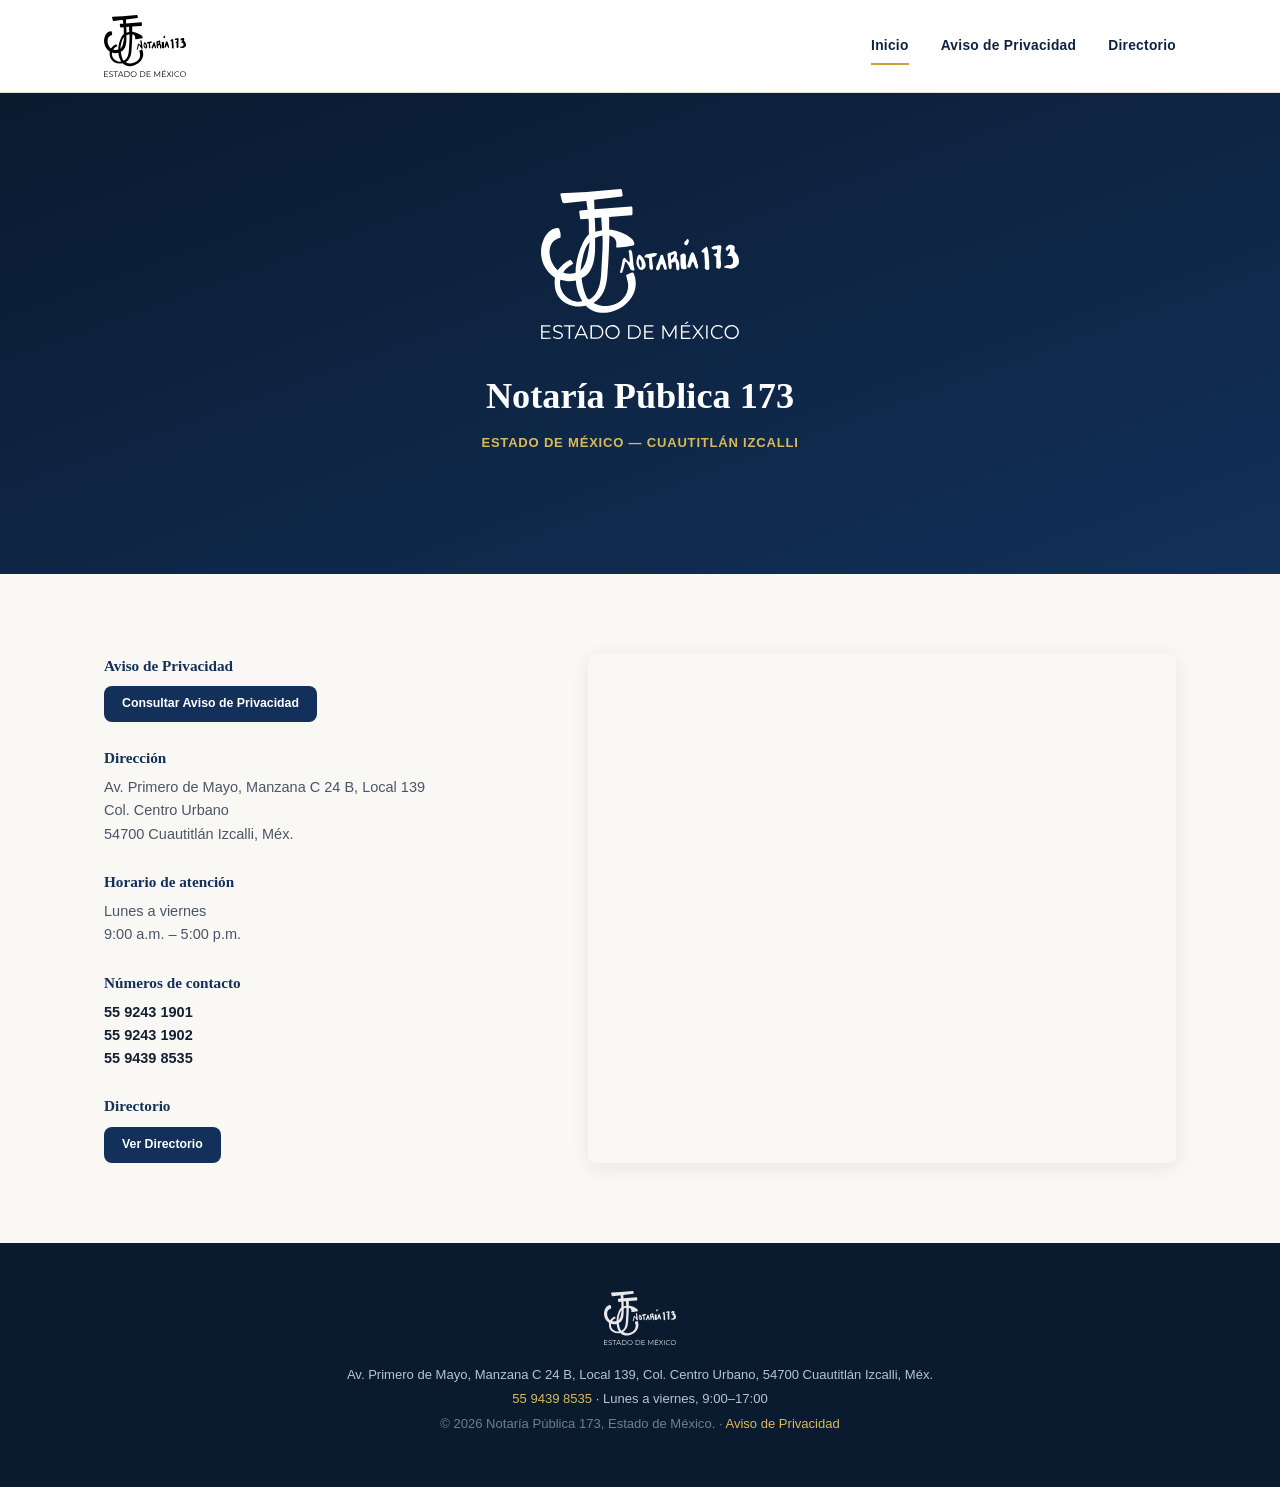
<file: index.html>
<!DOCTYPE html>
<html lang="es-MX">
<head>
<meta charset="UTF-8">
<meta name="viewport" content="width=device-width, initial-scale=1.0">
<title>Notaría 173 &mdash; Estado de México</title>
<meta name="description" content="Notaría Pública 173 del Estado de México. Servicios notariales en Cuautitlán Izcalli: compraventas, testamentos, poderes, constitución de sociedades y más.">
<link rel="canonical" href="https://www.notaria173edomex.com.mx/">
<link rel="icon" href="favicon.ico" sizes="any">
<link rel="icon" href="assets/img/Logo Notaria173-Negro.svg" type="image/svg+xml">
<link rel="apple-touch-icon" href="assets/img/apple-touch-icon.png">
<link rel="stylesheet" href="css/styles.css">
</head>
<body>

<header class="site-header">
  <div class="container header-inner">
    <a href="index.html" class="brand">
      <img src="assets/img/Logo Notaria173-Negro.svg" alt="Notaría 173" class="brand-logo">
    </a>
    <button class="nav-toggle" id="navToggle" aria-label="Abrir menú" aria-expanded="false">
      <span></span><span></span><span></span>
    </button>
    <nav class="site-nav" id="siteNav">
      <a href="index.html" class="active" aria-current="page">Inicio</a>
      <a href="aviso.html">Aviso de Privacidad</a>
      <a href="directorio.html">Directorio</a>
    </nav>
  </div>
</header>

<main>

  <section id="inicio" class="hero">
    <div class="container hero-inner">
      <img src="assets/img/Logo Notaria173-Blanco.svg" alt="Notaría 173" class="hero-logo">
      <h1>Notaría Pública 173</h1>
      <p class="hero-subtitle">Estado de México &mdash; Cuautitlán Izcalli</p>
    </div>
  </section>

  <!-- Trámites y Servicios (oculto por ahora; quitar el comentario para volver a mostrarlo)
  <section id="tramites" class="section">
    <div class="container">
      <h2>Trámites y Servicios</h2>
      <div class="services-grid">
        <div class="service-card">
          <h3>Compraventas</h3>
        </div>
        <div class="service-card">
          <h3>Testamentos</h3>
        </div>
        <div class="service-card">
          <h3>Poderes Notariales</h3>
        </div>
        <div class="service-card">
          <h3>Constitución de Sociedades</h3>
        </div>
        <div class="service-card">
          <h3>Créditos Hipotecarios / INFONAVIT</h3>
        </div>
        <div class="service-card">
          <h3>Fideicomisos</h3>
        </div>
        <div class="service-card">
          <h3>Actas y Certificaciones</h3>
        </div>
      </div>
    </div>
  </section>
  -->

  <section id="informacion" class="section">
    <div class="container">
      <div class="location-grid">
        <div class="location-info">

          <div class="info-block">
            <h3>Aviso de Privacidad</h3>
            <a href="aviso.html" class="btn btn-small">Consultar Aviso de Privacidad</a>
          </div>

          <div class="info-block">
            <h3>Dirección</h3>
            <p>Av. Primero de Mayo, Manzana C 24 B, Local 139<br>
            Col. Centro Urbano<br>
            54700 Cuautitlán Izcalli, Méx.</p>
          </div>

          <div class="info-block">
            <h3>Horario de atención</h3>
            <p>Lunes a viernes<br>9:00 a.m. &ndash; 5:00 p.m.</p>
          </div>

          <div class="info-block">
            <h3>Números de contacto</h3>
            <p><a href="tel:5592431901">55 9243 1901</a><br>
            <a href="tel:5592431902">55 9243 1902</a><br>
            <a href="tel:5594398535">55 9439 8535</a></p>
          </div>

          <div class="info-block">
            <h3>Directorio</h3>
            <a href="directorio.html" class="btn btn-small">Ver Directorio</a>
          </div>

        </div>
        <div class="location-map">
          <iframe
            title="Ubicación Notaría 173"
            src="https://www.google.com/maps?q=19.646544,-99.204794&z=17&output=embed"
            width="100%" height="100%" style="border:0;" allowfullscreen loading="lazy" referrerpolicy="no-referrer-when-downgrade">
          </iframe>
        </div>
      </div>
    </div>
  </section>

</main>

<footer class="site-footer">
  <div class="container footer-inner">
    <img src="assets/img/Logo Notaria173-Blanco.svg" alt="Notaría 173" class="footer-logo">
    <p>Av. Primero de Mayo, Manzana C 24 B, Local 139, Col. Centro Urbano, 54700 Cuautitlán Izcalli, Méx.</p>
    <p><a href="tel:5594398535">55 9439 8535</a> &middot; Lunes a viernes, 9:00&ndash;17:00</p>
    <p class="footer-copy">&copy; <span id="year"></span> Notaría Pública 173, Estado de México. &middot; <a href="aviso.html">Aviso de Privacidad</a></p>
  </div>
</footer>

<script src="js/main.js"></script>
</body>
</html>
</file>
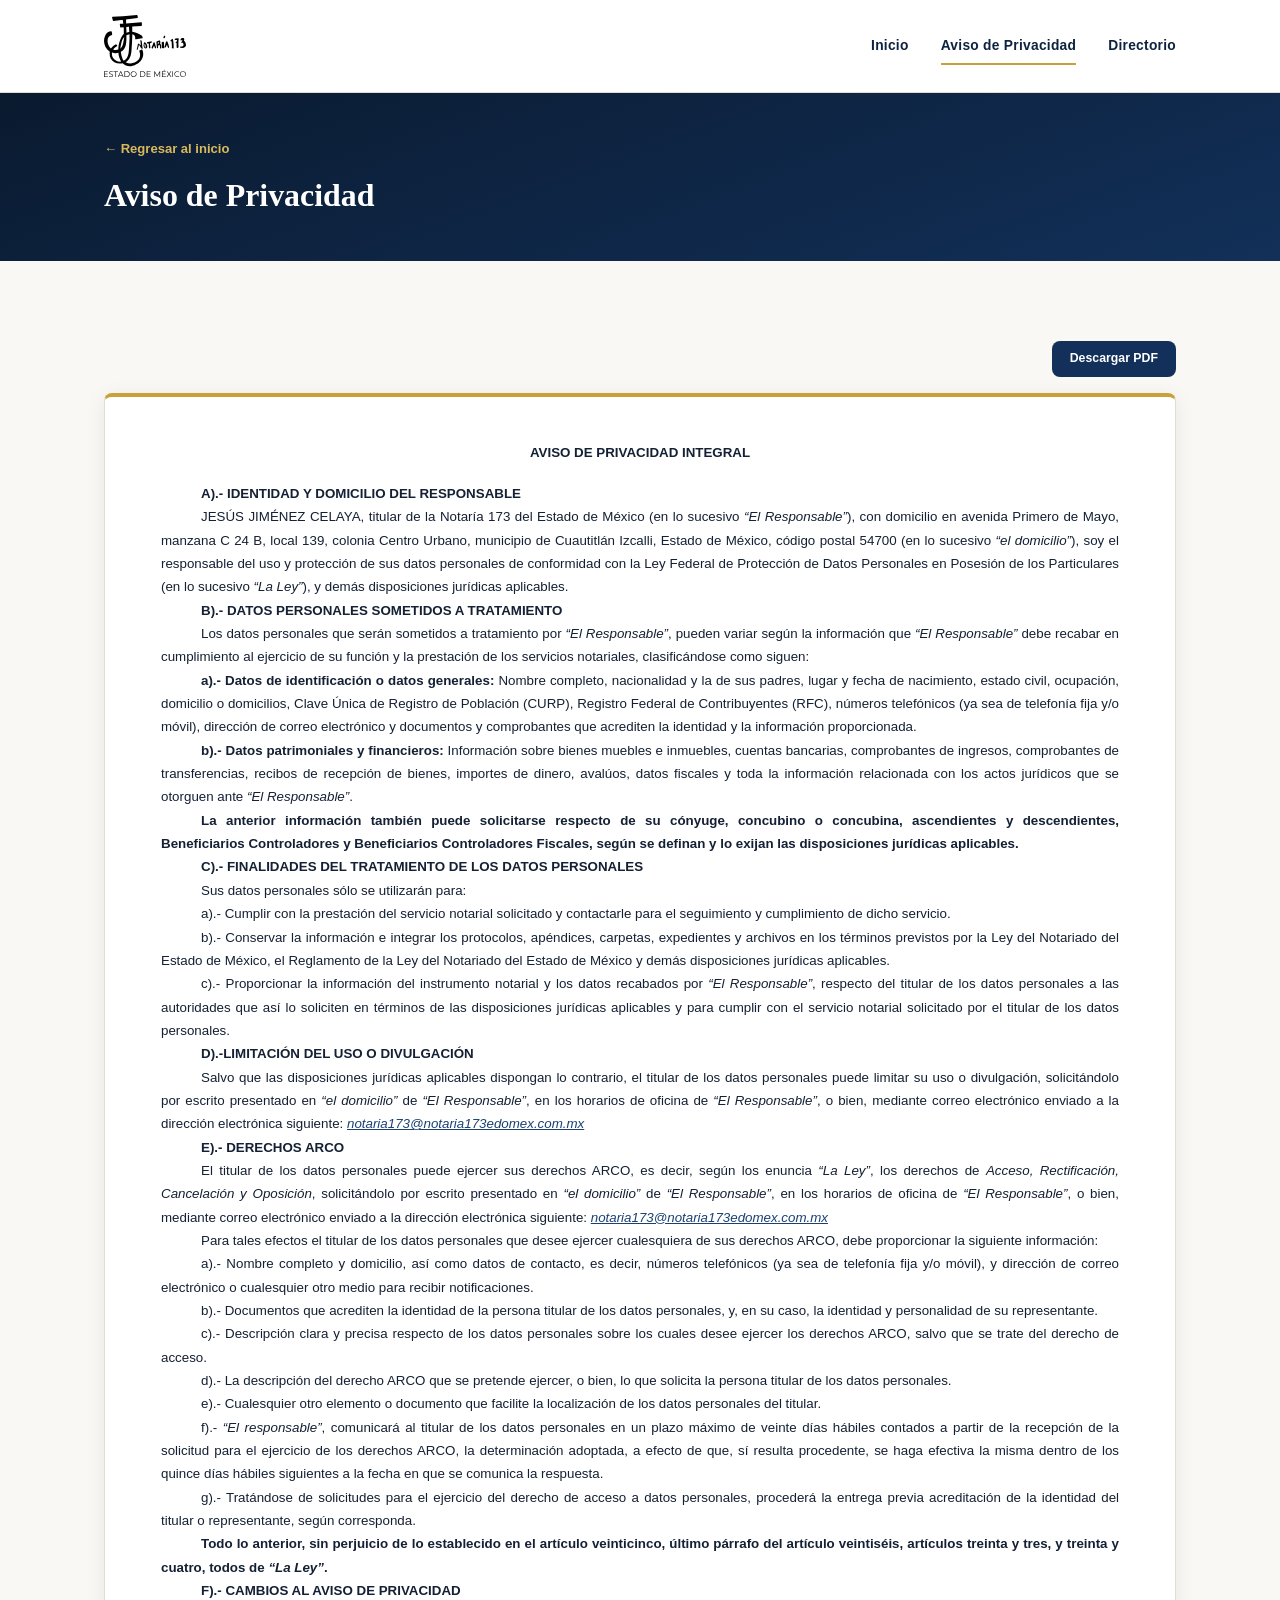
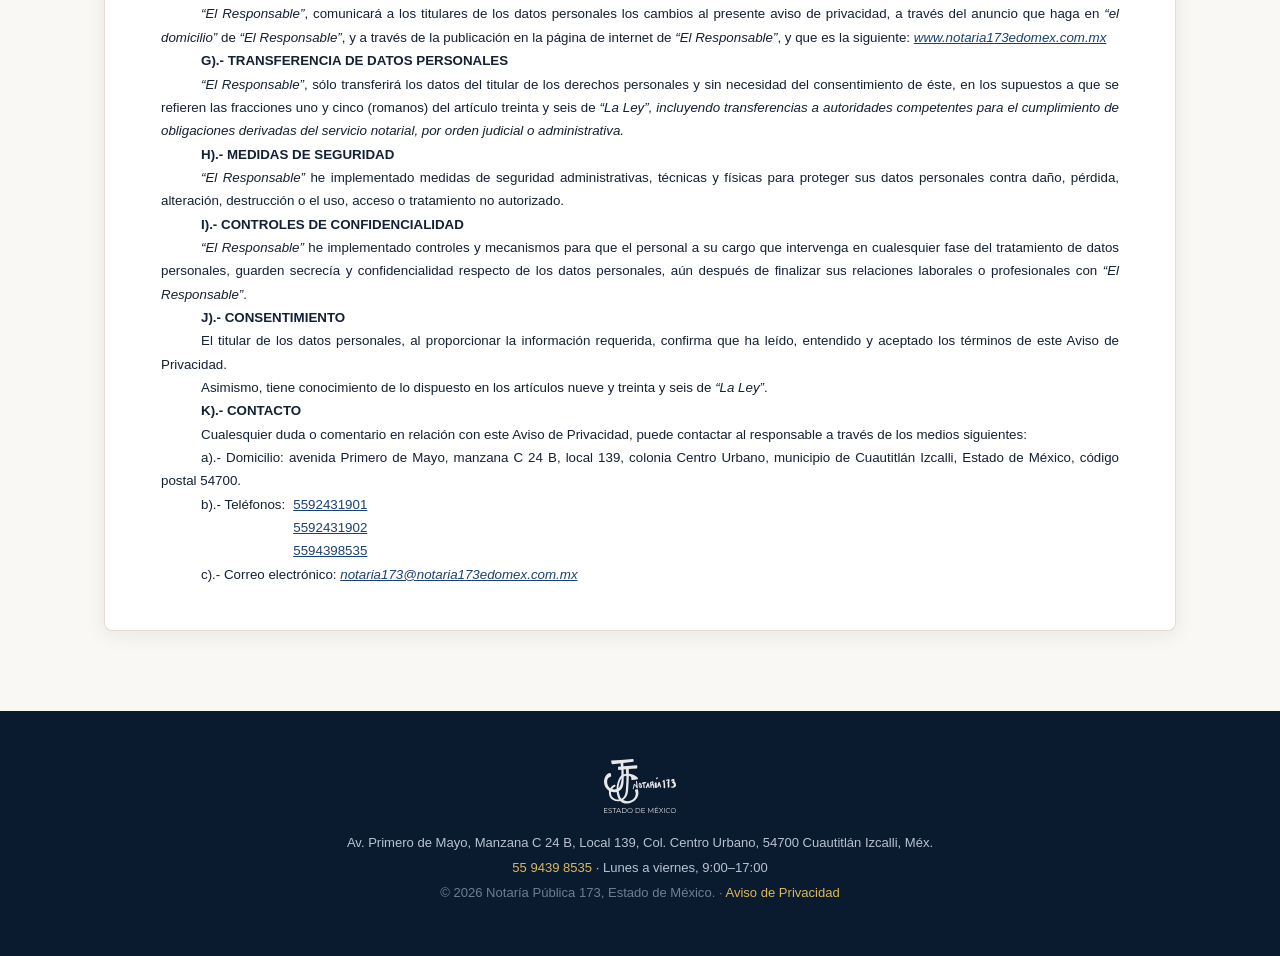
<file: aviso.html>
<!DOCTYPE html>
<html lang="es-MX">
<head>
<meta charset="UTF-8">
<meta name="viewport" content="width=device-width, initial-scale=1.0">
<title>Aviso de Privacidad &mdash; Notaría 173</title>
<meta name="description" content="Notaría Pública 173 del Estado de México. Servicios notariales en Cuautitlán Izcalli: compraventas, testamentos, poderes, constitución de sociedades y más.">
<link rel="canonical" href="https://www.notaria173edomex.com.mx/aviso.html">
<link rel="icon" href="favicon.ico" sizes="any">
<link rel="icon" href="assets/img/Logo Notaria173-Negro.svg" type="image/svg+xml">
<link rel="apple-touch-icon" href="assets/img/apple-touch-icon.png">
<link rel="stylesheet" href="css/styles.css">
</head>
<body>

<header class="site-header">
  <div class="container header-inner">
    <a href="index.html" class="brand">
      <img src="assets/img/Logo Notaria173-Negro.svg" alt="Notaría 173" class="brand-logo">
    </a>
    <button class="nav-toggle" id="navToggle" aria-label="Abrir menú" aria-expanded="false">
      <span></span><span></span><span></span>
    </button>
    <nav class="site-nav" id="siteNav">
      <a href="index.html">Inicio</a>
      <a href="aviso.html" class="active" aria-current="page">Aviso de Privacidad</a>
      <a href="directorio.html">Directorio</a>
    </nav>
  </div>
</header>

<main>

  <section class="page-hero">
    <div class="container">
      <a href="index.html" class="back-link">&larr; Regresar al inicio</a>
      <h1>Aviso de Privacidad</h1>
    </div>
  </section>

  <section class="section subpage">
    <div class="container">
      <div class="privacy-actions">
        <a href="assets/docs/aviso-de-privacidad.pdf" class="btn btn-small" download>Descargar PDF</a>
      </div>
      <div class="privacy">

        <p class="doc-title">AVISO DE PRIVACIDAD INTEGRAL</p>

        <p class="doc-heading">A).- IDENTIDAD Y DOMICILIO DEL RESPONSABLE</p>
        <p>JESÚS JIMÉNEZ CELAYA, titular de la Notaría 173 del Estado de México (en lo sucesivo <em>“El Responsable”</em>), con domicilio en avenida Primero de Mayo, manzana C 24 B, local 139, colonia Centro Urbano, municipio de Cuautitlán Izcalli, Estado de México, código postal 54700 (en lo sucesivo <em>“el domicilio”</em>), soy el responsable del uso y protección de sus datos personales de conformidad con la Ley Federal de Protección de Datos Personales en Posesión de los Particulares (en lo sucesivo <em>“La Ley”</em>), y demás disposiciones jurídicas aplicables.</p>

        <p class="doc-heading">B).- DATOS PERSONALES SOMETIDOS A TRATAMIENTO</p>
        <p>Los datos personales que serán sometidos a tratamiento por <em>“El Responsable”</em>, pueden variar según la información que <em>“El Responsable”</em> debe recabar en cumplimiento al ejercicio de su función y la prestación de los servicios notariales, clasificándose como siguen:</p>
        <p><strong>a).- Datos de identificación o datos generales:</strong> Nombre completo, nacionalidad y la de sus padres, lugar y fecha de nacimiento, estado civil, ocupación, domicilio o domicilios, Clave Única de Registro de Población (CURP), Registro Federal de Contribuyentes (RFC), números telefónicos (ya sea de telefonía fija y/o móvil), dirección de correo electrónico y documentos y comprobantes que acrediten la identidad y la información proporcionada.</p>
        <p><strong>b).- Datos patrimoniales y financieros:</strong> Información sobre bienes muebles e inmuebles, cuentas bancarias, comprobantes de ingresos, comprobantes de transferencias, recibos de recepción de bienes, importes de dinero, avalúos, datos fiscales y toda la información relacionada con los actos jurídicos que se otorguen ante <em>“El Responsable”</em>.</p>
        <p><strong>La anterior información también puede solicitarse respecto de su cónyuge, concubino o concubina, ascendientes y descendientes, Beneficiarios Controladores y Beneficiarios Controladores Fiscales, según se definan y lo exijan las disposiciones jurídicas aplicables.</strong></p>

        <p class="doc-heading">C).- FINALIDADES DEL TRATAMIENTO DE LOS DATOS PERSONALES</p>
        <p>Sus datos personales sólo se utilizarán para:</p>
        <p>a).- Cumplir con la prestación del servicio notarial solicitado y contactarle para el seguimiento y cumplimiento de dicho servicio.</p>
        <p>b).- Conservar la información e integrar los protocolos, apéndices, carpetas, expedientes y archivos en los términos previstos por la Ley del Notariado del Estado de México, el Reglamento de la Ley del Notariado del Estado de México y demás disposiciones jurídicas aplicables.</p>
        <p>c).- Proporcionar la información del instrumento notarial y los datos recabados por <em>“El Responsable”</em>, respecto del titular de los datos personales a las autoridades que así lo soliciten en términos de las disposiciones jurídicas aplicables y para cumplir con el servicio notarial solicitado por el titular de los datos personales.</p>

        <p class="doc-heading">D).-LIMITACIÓN DEL USO O DIVULGACIÓN</p>
        <p>Salvo que las disposiciones jurídicas aplicables dispongan lo contrario, el titular de los datos personales puede limitar su uso o divulgación, solicitándolo por escrito presentado en <em>“el domicilio”</em> de <em>“El Responsable”</em>, en los horarios de oficina de <em>“El Responsable”</em>, o bien, mediante correo electrónico enviado a la dirección electrónica siguiente: <a href="mailto:notaria173@notaria173edomex.com.mx"><em>notaria173@notaria173edomex.com.mx</em></a></p>

        <p class="doc-heading">E).- DERECHOS ARCO</p>
        <p>El titular de los datos personales puede ejercer sus derechos ARCO, es decir, según los enuncia <em>“La Ley”</em>, los derechos de <em>Acceso, Rectificación, Cancelación y Oposición</em>, solicitándolo por escrito presentado en <em>“el domicilio”</em> de <em>“El Responsable”</em>, en los horarios de oficina de <em>“El Responsable”</em>, o bien, mediante correo electrónico enviado a la dirección electrónica siguiente: <a href="mailto:notaria173@notaria173edomex.com.mx"><em>notaria173@notaria173edomex.com.mx</em></a></p>
        <p>Para tales efectos el titular de los datos personales que desee ejercer cualesquiera de sus derechos ARCO, debe proporcionar la siguiente información:</p>
        <p>a).- Nombre completo y domicilio, así como datos de contacto, es decir, números telefónicos (ya sea de telefonía fija y/o móvil), y dirección de correo electrónico o cualesquier otro medio para recibir notificaciones.</p>
        <p>b).- Documentos que acrediten la identidad de la persona titular de los datos personales, y, en su caso, la identidad y personalidad de su representante.</p>
        <p>c).- Descripción clara y precisa respecto de los datos personales sobre los cuales desee ejercer los derechos ARCO, salvo que se trate del derecho de acceso.</p>
        <p>d).- La descripción del derecho ARCO que se pretende ejercer, o bien, lo que solicita la persona titular de los datos personales.</p>
        <p>e).- Cualesquier otro elemento o documento que facilite la localización de los datos personales del titular.</p>
        <p>f).- <em>“El responsable”</em>, comunicará al titular de los datos personales en un plazo máximo de veinte días hábiles contados a partir de la recepción de la solicitud para el ejercicio de los derechos ARCO, la determinación adoptada, a efecto de que, sí resulta procedente, se haga efectiva la misma dentro de los quince días hábiles siguientes a la fecha en que se comunica la respuesta.</p>
        <p>g).- Tratándose de solicitudes para el ejercicio del derecho de acceso a datos personales, procederá la entrega previa acreditación de la identidad del titular o representante, según corresponda.</p>
        <p><strong>Todo lo anterior, sin perjuicio de lo establecido en el artículo veinticinco, último párrafo del artículo veintiséis, artículos treinta y tres, y treinta y cuatro, todos de <em>“La Ley”</em>.</strong></p>

        <p class="doc-heading">F).- CAMBIOS AL AVISO DE PRIVACIDAD</p>
        <p><em>“El Responsable”</em>, comunicará a los titulares de los datos personales los cambios al presente aviso de privacidad, a través del anuncio que haga en <em>“el domicilio”</em> de <em>“El Responsable”</em>, y a través de la publicación en la página de internet de <em>“El Responsable”</em>, y que es la siguiente: <a href="https://www.notaria173edomex.com.mx"><em>www.notaria173edomex.com.mx</em></a></p>

        <p class="doc-heading">G).- TRANSFERENCIA DE DATOS PERSONALES</p>
        <p><em>“El Responsable”</em>, sólo transferirá los datos del titular de los derechos personales y sin necesidad del consentimiento de éste, en los supuestos a que se refieren las fracciones uno y cinco (romanos) del artículo treinta y seis de <em>“La Ley”, incluyendo transferencias a autoridades competentes para el cumplimiento de obligaciones derivadas del servicio notarial, por orden judicial o administrativa.</em></p>

        <p class="doc-heading">H).- MEDIDAS DE SEGURIDAD</p>
        <p><em>“El Responsable”</em> he implementado medidas de seguridad administrativas, técnicas y físicas para proteger sus datos personales contra daño, pérdida, alteración, destrucción o el uso, acceso o tratamiento no autorizado.</p>

        <p class="doc-heading">I).- CONTROLES DE CONFIDENCIALIDAD</p>
        <p><em>“El Responsable”</em> he implementado controles y mecanismos para que el personal a su cargo que intervenga en cualesquier fase del tratamiento de datos personales, guarden secrecía y confidencialidad respecto de los datos personales, aún después de finalizar sus relaciones laborales o profesionales con <em>“El Responsable”</em>.</p>

        <p class="doc-heading">J).- CONSENTIMIENTO</p>
        <p>El titular de los datos personales, al proporcionar la información requerida, confirma que ha leído, entendido y aceptado los términos de este Aviso de Privacidad.</p>
        <p>Asimismo, tiene conocimiento de lo dispuesto en los artículos nueve y treinta y seis de <em>“La Ley”</em>.</p>

        <p class="doc-heading">K).- CONTACTO</p>
        <p>Cualesquier duda o comentario en relación con este Aviso de Privacidad, puede contactar al responsable a través de los medios siguientes:</p>
        <p>a).- Domicilio: avenida Primero de Mayo, manzana C 24 B, local 139, colonia Centro Urbano, municipio de Cuautitlán Izcalli, Estado de México, código postal 54700.</p>
        <div class="doc-phones">
          <span>b).- Teléfonos:</span>
          <span><a href="tel:5592431901">5592431901</a><br><a href="tel:5592431902">5592431902</a><br><a href="tel:5594398535">5594398535</a></span>
        </div>
        <p>c).- Correo electrónico: <a href="mailto:notaria173@notaria173edomex.com.mx"><em>notaria173@notaria173edomex.com.mx</em></a></p>

      </div>
    </div>
  </section>

</main>

<footer class="site-footer">
  <div class="container footer-inner">
    <img src="assets/img/Logo Notaria173-Blanco.svg" alt="Notaría 173" class="footer-logo">
    <p>Av. Primero de Mayo, Manzana C 24 B, Local 139, Col. Centro Urbano, 54700 Cuautitlán Izcalli, Méx.</p>
    <p><a href="tel:5594398535">55 9439 8535</a> &middot; Lunes a viernes, 9:00&ndash;17:00</p>
    <p class="footer-copy">&copy; <span id="year"></span> Notaría Pública 173, Estado de México. &middot; <a href="aviso.html">Aviso de Privacidad</a></p>
  </div>
</footer>

<script src="js/main.js"></script>
</body>
</html>
</file>
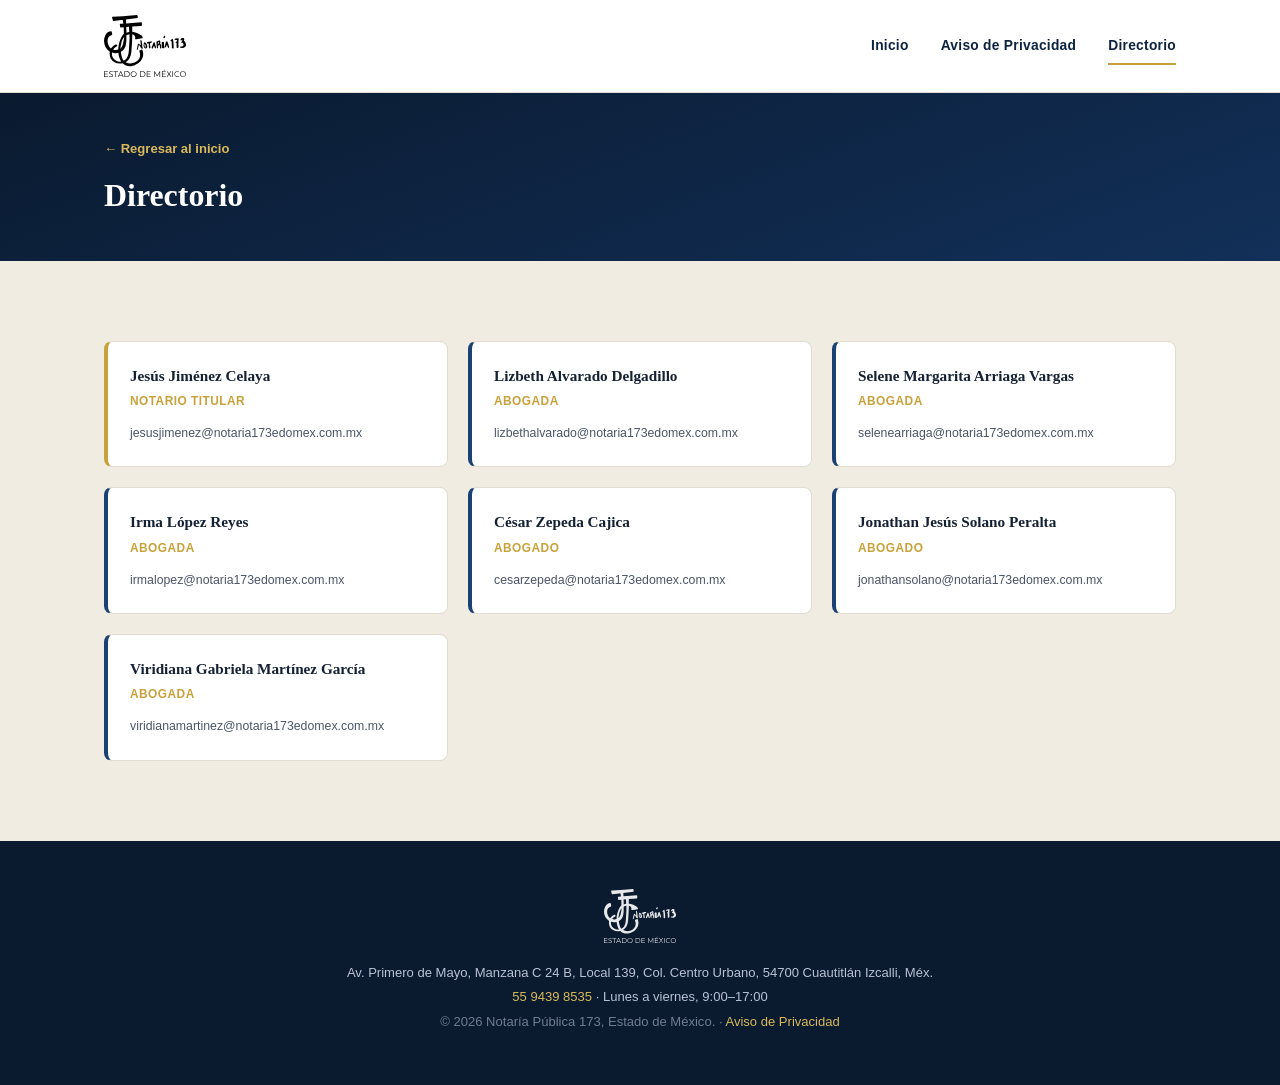
<file: directorio.html>
<!DOCTYPE html>
<html lang="es-MX">
<head>
<meta charset="UTF-8">
<meta name="viewport" content="width=device-width, initial-scale=1.0">
<title>Directorio &mdash; Notaría 173</title>
<meta name="description" content="Notaría Pública 173 del Estado de México. Servicios notariales en Cuautitlán Izcalli: compraventas, testamentos, poderes, constitución de sociedades y más.">
<link rel="canonical" href="https://www.notaria173edomex.com.mx/directorio.html">
<link rel="icon" href="favicon.ico" sizes="any">
<link rel="icon" href="assets/img/Logo Notaria173-Negro.svg" type="image/svg+xml">
<link rel="apple-touch-icon" href="assets/img/apple-touch-icon.png">
<link rel="stylesheet" href="css/styles.css">
</head>
<body>

<header class="site-header">
  <div class="container header-inner">
    <a href="index.html" class="brand">
      <img src="assets/img/Logo Notaria173-Negro.svg" alt="Notaría 173" class="brand-logo">
    </a>
    <button class="nav-toggle" id="navToggle" aria-label="Abrir menú" aria-expanded="false">
      <span></span><span></span><span></span>
    </button>
    <nav class="site-nav" id="siteNav">
      <a href="index.html">Inicio</a>
      <a href="aviso.html">Aviso de Privacidad</a>
      <a href="directorio.html" class="active" aria-current="page">Directorio</a>
    </nav>
  </div>
</header>

<main>

  <section class="page-hero">
    <div class="container">
      <a href="index.html" class="back-link">&larr; Regresar al inicio</a>
      <h1>Directorio</h1>
    </div>
  </section>

  <section class="section section-alt subpage">
    <div class="container">
      <div class="team-grid">
        <div class="team-card team-card-titular">
          <h3>Jesús Jiménez Celaya</h3>
          <p class="team-role">Notario Titular</p>
          <a href="mailto:jesusjimenez@notaria173edomex.com.mx">jesusjimenez@notaria173edomex.com.mx</a>
        </div>
        <div class="team-card">
          <h3>Lizbeth Alvarado Delgadillo</h3>
          <p class="team-role">Abogada</p>
          <a href="mailto:lizbethalvarado@notaria173edomex.com.mx">lizbethalvarado@notaria173edomex.com.mx</a>
        </div>
        <div class="team-card">
          <h3>Selene Margarita Arriaga Vargas</h3>
          <p class="team-role">Abogada</p>
          <a href="mailto:selenearriaga@notaria173edomex.com.mx">selenearriaga@notaria173edomex.com.mx</a>
        </div>
        <div class="team-card">
          <h3>Irma López Reyes</h3>
          <p class="team-role">Abogada</p>
          <a href="mailto:irmalopez@notaria173edomex.com.mx">irmalopez@notaria173edomex.com.mx</a>
        </div>
        <div class="team-card">
          <h3>César Zepeda Cajica</h3>
          <p class="team-role">Abogado</p>
          <a href="mailto:cesarzepeda@notaria173edomex.com.mx">cesarzepeda@notaria173edomex.com.mx</a>
        </div>
        <div class="team-card">
          <h3>Jonathan Jesús Solano Peralta</h3>
          <p class="team-role">Abogado</p>
          <a href="mailto:jonathansolano@notaria173edomex.com.mx">jonathansolano@notaria173edomex.com.mx</a>
        </div>
        <div class="team-card">
          <h3>Viridiana Gabriela Martínez García</h3>
          <p class="team-role">Abogada</p>
          <a href="mailto:viridianamartinez@notaria173edomex.com.mx">viridianamartinez@notaria173edomex.com.mx</a>
        </div>
      </div>
    </div>
  </section>

</main>

<footer class="site-footer">
  <div class="container footer-inner">
    <img src="assets/img/Logo Notaria173-Blanco.svg" alt="Notaría 173" class="footer-logo">
    <p>Av. Primero de Mayo, Manzana C 24 B, Local 139, Col. Centro Urbano, 54700 Cuautitlán Izcalli, Méx.</p>
    <p><a href="tel:5594398535">55 9439 8535</a> &middot; Lunes a viernes, 9:00&ndash;17:00</p>
    <p class="footer-copy">&copy; <span id="year"></span> Notaría Pública 173, Estado de México. &middot; <a href="aviso.html">Aviso de Privacidad</a></p>
  </div>
</footer>

<script src="js/main.js"></script>
</body>
</html>
</file>
<file: css/styles.css>
/* ===== Tokens ===== */
:root {
  --navy-950: #0a1a2f;
  --navy-900: #0d2340;
  --navy-800: #123059;
  --navy-700: #1a4173;
  --gold-500: #c9a13b;
  --gold-400: #d9b95c;
  --gold-050: #f7f0dd;
  --ink: #142033;
  --ink-soft: #4a5568;
  --paper: #faf8f4;
  --paper-alt: #f0ece2;
  --white: #ffffff;
  --surface: #ffffff;
  --border: #e2ddd0;

  --font-serif: Georgia, "Times New Roman", serif;
  --font-sans: -apple-system, BlinkMacSystemFont, "Segoe UI", Helvetica, Arial, sans-serif;

  --radius: 8px;
  --shadow: 0 4px 20px rgba(10, 26, 47, 0.08);
}

@media (prefers-color-scheme: dark) {
  :root {
    --paper: #0f1826;
    --paper-alt: #142033;
    --ink: #eef1f5;
    --ink-soft: #b7c0cd;
    --border: #253449;
    --surface: #16233a;
    --shadow: 0 4px 20px rgba(0, 0, 0, 0.35);
  }
}

* { box-sizing: border-box; }
html { scroll-behavior: smooth; font-size: 14.5px; scroll-padding-top: 96px; }
body {
  margin: 0;
  font-family: var(--font-sans);
  color: var(--ink);
  background: var(--paper);
  line-height: 1.6;
}
img { max-width: 100%; display: block; }
a { color: inherit; }

.container {
  max-width: 1120px;
  margin: 0 auto;
  padding: 0 24px;
}

h1, h2, h3 { font-family: var(--font-serif); font-weight: 700; margin: 0 0 12px; color: var(--ink); }
h2 { font-size: clamp(1.5rem, 2.6vw, 1.95rem); margin-bottom: 28px; }
h3 { font-size: 1.05rem; }

/* ===== Header ===== */
.site-header {
  position: sticky;
  top: 0;
  z-index: 50;
  background: var(--surface);
  border-bottom: 1px solid var(--border);
}
.header-inner {
  display: flex;
  align-items: center;
  justify-content: space-between;
  height: 92px;
}
.brand-logo { height: 62px; width: auto; }
@media (prefers-color-scheme: dark) {
  .brand-logo { filter: invert(1); }
}
.site-nav { display: flex; gap: 32px; }
.site-nav a {
  text-decoration: none;
  font-size: 0.95rem;
  font-weight: 600;
  color: var(--navy-900);
  letter-spacing: 0.02em;
  position: relative;
  padding: 4px 0;
}
@media (prefers-color-scheme: dark) {
  .site-nav a { color: var(--ink); }
}
.site-nav a::after {
  content: "";
  position: absolute;
  left: 0; right: 0; bottom: -4px;
  height: 2px;
  background: var(--gold-500);
  transform: scaleX(0);
  transition: transform 0.2s ease;
}
.site-nav a:hover::after { transform: scaleX(1); }

.nav-toggle {
  display: none;
  flex-direction: column;
  justify-content: center;
  gap: 5px;
  width: 40px;
  height: 40px;
  background: none;
  border: none;
  cursor: pointer;
}
.nav-toggle span {
  display: block;
  height: 2px;
  background: var(--ink);
}

/* ===== Hero ===== */
.hero {
  background: linear-gradient(160deg, var(--navy-950), var(--navy-800));
  color: var(--white);
  text-align: center;
  padding: 96px 0 88px;
}
.hero-logo { height: 150px; width: auto; margin: 0 auto 28px; }
.hero h1 { color: var(--white); font-size: clamp(1.8rem, 4vw, 2.5rem); margin-bottom: 8px; }
.hero-subtitle {
  color: var(--gold-400);
  font-weight: 600;
  letter-spacing: 0.06em;
  text-transform: uppercase;
  font-size: 0.9rem;
  margin: 0 0 32px;
}
.hero-text {
  max-width: 560px;
  margin: 0 auto 36px;
  color: #d7deea;
  font-size: 1.05rem;
}
.hero-actions { display: flex; gap: 16px; justify-content: center; flex-wrap: wrap; }

.btn {
  display: inline-block;
  padding: 13px 28px;
  border-radius: var(--radius);
  text-decoration: none;
  font-weight: 700;
  font-size: 0.95rem;
  transition: transform 0.15s ease, opacity 0.15s ease;
}
.btn:hover { transform: translateY(-2px); }
.btn-gold { background: var(--gold-500); color: var(--navy-950); }
.btn-outline { background: transparent; color: var(--white); border: 1px solid rgba(255,255,255,0.5); }

/* ===== Sections ===== */
.section { padding: 80px 0; }
.section-alt { background: var(--paper-alt); }
.section-lead { color: var(--ink-soft); max-width: 620px; margin: 0 0 40px; font-size: 1.05rem; }

/* Services */
.services-grid {
  display: grid;
  grid-template-columns: repeat(auto-fit, minmax(250px, 1fr));
  gap: 24px;
}
.service-card {
  background: var(--surface);
  border: 1px solid var(--border);
  border-radius: var(--radius);
  padding: 28px;
  box-shadow: var(--shadow);
}
.service-card {
  display: flex;
  align-items: center;
  padding: 22px 26px;
  border-left: 4px solid var(--gold-500);
}
.service-card h3 { color: var(--navy-800); margin: 0; }
@media (prefers-color-scheme: dark) { .service-card h3 { color: var(--gold-400); } }
.service-card p { color: var(--ink-soft); margin: 0; font-size: 0.95rem; }

/* Team */
.team-grid {
  display: grid;
  grid-template-columns: repeat(auto-fit, minmax(310px, 1fr));
  gap: 20px;
}
.team-card {
  background: var(--surface);
  border: 1px solid var(--border);
  border-left: 4px solid var(--navy-700);
  border-radius: var(--radius);
  padding: 22px;
}
.team-card-titular { border-left-color: var(--gold-500); }
.team-card h3 { margin-bottom: 4px; font-size: 1.05rem; }
.team-role {
  color: var(--gold-500);
  font-weight: 700;
  font-size: 0.82rem;
  text-transform: uppercase;
  letter-spacing: 0.04em;
  margin: 0 0 10px;
}
.team-card a {
  font-size: 0.85rem;
  color: var(--ink-soft);
  text-decoration: none;
  white-space: nowrap;
}
.team-card a:hover { color: var(--navy-800); text-decoration: underline; }

/* Privacy notice */
.privacy-actions { display: flex; justify-content: flex-end; margin: -12px 0 16px; }
.btn-small {
  padding: 8px 18px;
  font-size: 0.85rem;
  background: var(--navy-800);
  color: var(--white);
}
.privacy {
  background: var(--surface);
  border: 1px solid var(--border);
  border-top: 4px solid var(--gold-500);
  border-radius: var(--radius);
  box-shadow: var(--shadow);
  padding: 44px 56px;
  max-height: 640px;
  overflow-y: auto;
}
.privacy p {
  text-align: justify;
  color: var(--ink);
  font-size: 0.92rem;
  line-height: 1.75;
  margin: 0;
  text-indent: 3em;
}
.privacy .doc-title {
  text-align: center;
  text-indent: 0;
  font-weight: 700;
  margin-bottom: 18px;
}
.privacy .doc-heading { font-weight: 700; text-align: left; }
.privacy .doc-gap { margin-top: 18px; }
.doc-phones {
  display: flex;
  gap: 8px;
  padding-left: 3em;
  font-size: 0.92rem;
  line-height: 1.75;
}
.doc-break { border: 0; border-top: 1px solid var(--border); margin: 36px 0; }
.privacy a { color: var(--navy-700); text-decoration: underline; word-break: break-word; }
@media (prefers-color-scheme: dark) { .privacy a { color: var(--gold-400); } }

/* Location */
.location-grid {
  display: grid;
  grid-template-columns: 1fr 1.3fr;
  gap: 32px;
  align-items: stretch;
}
.location-info { display: flex; flex-direction: column; gap: 24px; }
.info-block h3 { color: var(--navy-800); margin-bottom: 6px; }
@media (prefers-color-scheme: dark) { .info-block h3 { color: var(--gold-400); } }
.info-block p { margin: 0; color: var(--ink-soft); }
.info-block a { color: var(--ink); font-weight: 600; text-decoration: none; }
.info-block a:hover { text-decoration: underline; }
.location-map {
  min-height: 340px;
  border-radius: var(--radius);
  overflow: hidden;
  box-shadow: var(--shadow);
}
.location-map iframe { width: 100%; height: 100%; min-height: 340px; }

/* ===== Footer ===== */
.site-footer {
  background: var(--navy-950);
  color: #b9c3d3;
  padding: 48px 0;
  text-align: center;
}
.footer-logo { height: 54px; margin: 0 auto 20px; opacity: 0.9; }
.site-footer p { margin: 4px 0; font-size: 0.9rem; }
.site-footer a { color: var(--gold-400); text-decoration: none; }
.footer-copy { margin-top: 16px; color: #6f7d92; font-size: 0.8rem; }

/* ===== Responsive ===== */
@media (max-width: 820px) {
  .location-grid { grid-template-columns: 1fr; }
}
@media (max-width: 720px) {
  .header-inner { height: 76px; }
  .brand-logo { height: 48px; }
  .hero-logo { height: 110px; }
  .team-grid { grid-template-columns: 1fr; }
  .team-card a { white-space: normal; word-break: break-all; }
  .privacy { padding: 24px 18px; }
  .privacy p { text-indent: 1.5em; }
  .doc-phones { padding-left: 1.5em; }
  .nav-toggle { display: flex; }
  .site-nav {
    position: absolute;
    top: 76px;
    left: 0;
    right: 0;
    background: var(--surface);
    flex-direction: column;
    gap: 0;
    border-bottom: 1px solid var(--border);
    max-height: 0;
    overflow: hidden;
    transition: max-height 0.25s ease;
  }
  .site-nav.open { max-height: 360px; }
  .site-nav a { padding: 16px 24px; border-top: 1px solid var(--border); }
  .hero { padding: 64px 0 56px; }
}

/* ===== Subpáginas (Aviso de Privacidad, Directorio) ===== */
.site-nav a.active::after { transform: scaleX(1); }
.page-hero {
  background: linear-gradient(160deg, var(--navy-950), var(--navy-800));
  padding: 44px 0 40px;
}
.page-hero h1 { color: var(--white); font-size: clamp(1.6rem, 3.5vw, 2.2rem); margin: 0; }
.back-link {
  display: inline-block;
  margin-bottom: 10px;
  color: var(--gold-400);
  font-weight: 600;
  font-size: 0.9rem;
  text-decoration: none;
}
.back-link:hover { text-decoration: underline; }
.subpage .privacy { max-height: none; overflow: visible; }
.subpage .privacy-actions { margin-top: 0; }

/* Botones dentro de la información de inicio */
.info-block .btn-small { margin-top: 2px; }
.info-block a.btn-small { color: var(--white); font-weight: 700; }
.info-block a.btn-small:hover { text-decoration: none; }
.location-map, .location-map iframe { min-height: 440px; }
</file>
